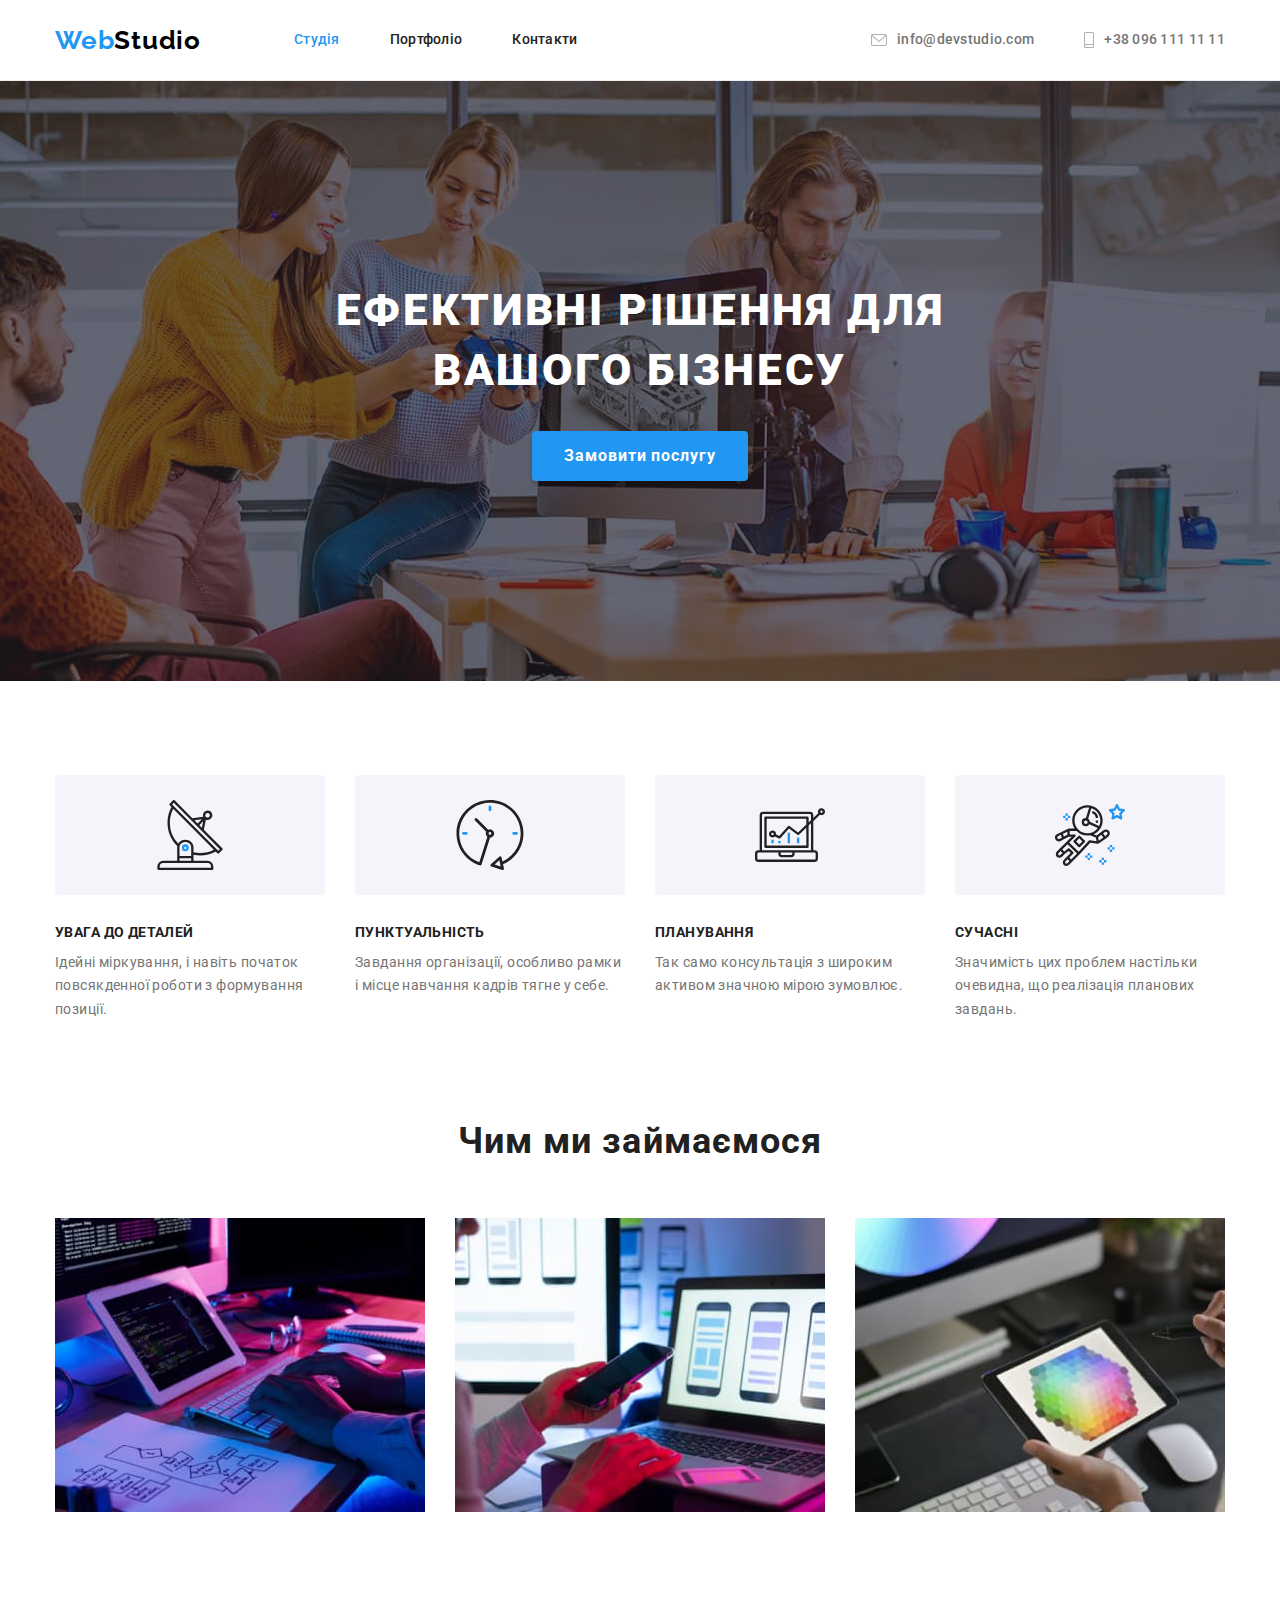
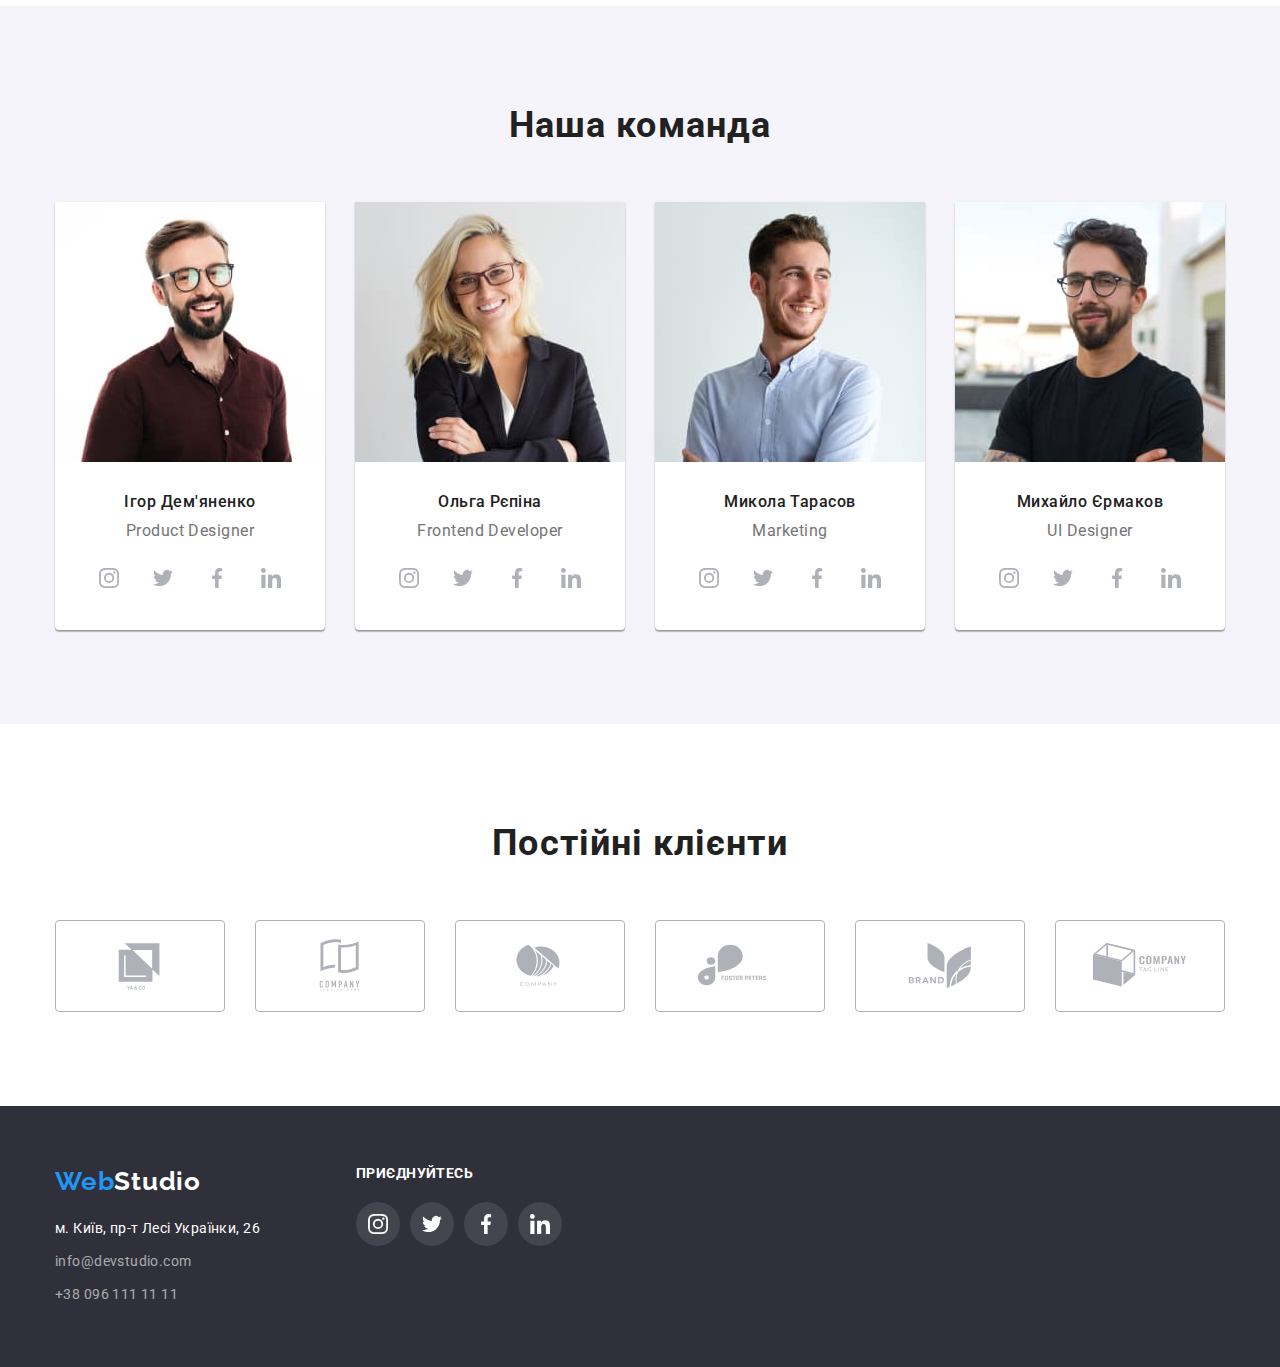
<file: index.html>
<!DOCTYPE html>
<html lang="uk">

<head>
    <meta charset="UTF-8">
    <meta http-equiv="X-UA-Compatible" content="IE=edge">
    <meta name="viewport" content="width=device-width, initial-scale=1.0">
    <link rel="preconnect" href="https://fonts.googleapis.com">
    <link rel="preconnect" href="https://fonts.gstatic.com" crossorigin>
    <link
        href="https://fonts.googleapis.com/css2?family=Raleway:wght@700&family=Roboto:wght@400;500;700;900&display=swap"
        rel="stylesheet">
    <title>домашня завдяння #2 WebStudio</title>
    <link rel="stylesheet" href="./css/modern-normalize.css">
    <link rel="stylesheet" href="./css/styles.css">
</head>

<body>
    <header class="header">
        <div class="container header-container">
            <!-- 3. Приберіть дів .header-container -->
            <!-- <div class="header-container"> -->
            <nav class="header-nav">
                <a href="./index.html" class="logo"><span class="logo-accent">Web</span><span>Studio</span></a>
                <ul class="list header-menu">
                    <li><a href="./index.html" class="links hat current">Студія</a></li>
                    <li><a class="links hat" href="./portfolio.html">Портфоліо</a></li>
                    <li><a class="links hat" href="#">Контакти</a></li>
                </ul>
            </nav>
            <!-- 4. Список .header-menu винесіть із нав     -->

            <ul class="list header-menu-contacts">
                <li><a class="links contacts" href="mailto:info@devstudio.com">
                        <svg class="contact-icons" width="16" height="12">
                            <use href="./images/icons.svg#icon-env"></use>
                        </svg>info@devstudio.com</a>
                </li>
                <li><a class="links contacts" href="tel:+380961111111">
                        <svg class="contact-icons" width="10" height="16">
                            <use href="./images/icons.svg#icon-phone"></use>
                        </svg>+38 096 111 11 11</a>
                </li>
            </ul>
            <!-- </div> -->
        </div>
    </header>

    <main class="main">
        <!-- шапка -->
        <section class="hero-base">
            <!-- <div class="hero-base-container"> -->
            <div class="container">
                <h1 class="hero-header">Ефективні рішення для вашого бізнесу</h1>
                <button type="button" class="btn-hero">Замовити послугу</button>
            </div>
        </section>

        <!-- особливості -->
        <section class="features">
            <!-- <div class="feautures-container"> -->
            <!-- 14. Дів .feautures-container має бути .container , приберіть марджин -->
            <div class="container">
                <h2 class="visually-hidden">Наші особливості</h2>
                <ul class="list feautures-list">

                    <li class="features-item">
                        <div class="features-icons">
                            <svg width="70" height="70">
                                <use href="./images/icons.svg#icon-antenna"></use>
                            </svg>
                        </div>
                        <h3 class="features-header">УВАГА ДО ДЕТАЛЕЙ</h3>
                        <p class="features-par">
                            Ідейні міркування, і навіть початок повсякденної роботи з
                            формування позиції.
                        </p>
                    </li>
                    <li class="features-item">
                        <div class="features-icons">
                            <svg width="70" height="70">
                                <use href="./images/icons.svg#icon-clock"></use>
                            </svg>
                        </div>
                        <h3 class="features-header">ПУНКТУАЛЬНІСТЬ</h3>
                        <p class="features-par">
                            Завдання організації, особливо рамки і місце навчання кадрів тягне
                            у себе.
                        </p>
                    </li>
                    <li class="features-item">
                        <div class="features-icons">
                            <svg width="70" height="70">
                                <use href="./images/icons.svg#icon-diagram"></use>
                            </svg>
                        </div>
                        <h3 class="features-header">ПЛАНУВАННЯ</h3>
                        <p class="features-par">
                            Так само консультація з широким активом значною мірою зумовлює.
                        </p>
                    </li>
                    <li class="features-item">
                        <div class="features-icons">
                            <svg width="70" height="70">
                                <use href="./images/icons.svg#icon-astronaut"></use>
                            </svg>
                        </div>
                        <h3 class="features-header">СУЧАСНІ</h3>
                        <p class="features-par">
                            Значимість цих проблем настільки очевидна, що реалізація планових
                            завдань.
                        </p>
                    </li>
                </ul>
            </div>
        </section>

        <!-- Чим ми займаємося -->
        <section class="whatwedo">
            <!-- 18. Всередині кожної секції повинен бути дів контейнер, щоб обмежити ширину контенту  -->
            <!-- <div class="whatwedo-container"> -->
            <div class="container">
                <h2 class="whatwedo-header">Чим ми займаємося</h2>
                <ul class="list whatwedo-item">
                    <li><img src="./images/box_1.jpg" alt="комп'ютер" width="370" height="294"></li>
                    <li><img src="./images/box_2.jpg" alt="телефон" width="370" height="294"></li>
                    <li><img src="./images/box_3.jpg" alt="графіка" width="370" height="294"></li>
                </ul>
            </div>
        </section>

        <!-- Наша команда  -->
        <section class="our-team">
            <!-- 22. .our-team-container має бути просто .container  -->
            <!-- <div class="our-team-container"></div> -->
            <div class="container">
                <h2 class="whatwedo-header">Наша команда</h2>
                <ul class="list our-team-list">
                    <li class="our-team-item">
                        <img src="./images/team_1.jpg" alt="Ігор Дем'яненко" width="270" height="260">
                        <h3 class="our-team-header">Ігор Дем'яненко</h3>
                        <p class="our-team-par">Product Designer</p>
                        <!-- соц линки команды -->
                        <ul class="list socnet-list">
                            <li>
                                <a href="" class="socnet-link">
                                    <svg class="socnet-icons-team" width="20" height="20">
                                        <use href="./images/icons.svg#icon-insta"></use>
                                    </svg>
                                </a>
                            </li>
                            <li>
                                <a href="" class="socnet-link">
                                    <svg class="socnet-icons-team" width="20" height="20">
                                        <use href="./images/icons.svg#icon-twitter"></use>
                                    </svg></a>
                            </li>
                            <li>
                                <a href="" class="socnet-link">
                                    <svg class="socnet-icons-team" width="20" height="20">
                                        <use href="./images/icons.svg#icon-fb"></use>
                                    </svg></a>
                            </li>
                            <li>
                                <a href="" class="socnet-link">
                                    <svg class="socnet-icons-team" width="20" height="20">
                                        <use href="./images/icons.svg#icon-linkedin"></use>
                                    </svg></a>
                            </li>
                        </ul>
                    </li>
                    <li class="our-team-item">
                        <img src="./images/team_2.jpg" alt="Ольга Рєпіна" width="270" height="260">
                        <h3 class="our-team-header">Ольга Рєпіна</h3>
                        <p class="our-team-par">Frontend Developer</p>
                        <!-- соц линки команды -->
                        <ul class="list socnet-list">
                            <li>
                                <a href="" class="socnet-link">
                                    <svg class="socnet-icons-team" width="20" height="20">
                                        <use href="./images/icons.svg#icon-insta"></use>
                                    </svg>
                                </a>
                            </li>
                            <li>
                                <a href="" class="socnet-link">
                                    <svg class="socnet-icons-team" width="20" height="20">
                                        <use href="./images/icons.svg#icon-twitter"></use>
                                    </svg></a>
                            </li>
                            <li>
                                <a href="" class="socnet-link">
                                    <svg class="socnet-icons-team" width="20" height="20">
                                        <use href="./images/icons.svg#icon-fb"></use>
                                    </svg></a>
                            </li>
                            <li>
                                <a href="" class="socnet-link">
                                    <svg class="socnet-icons-team" width="20" height="20">
                                        <use href="./images/icons.svg#icon-linkedin"></use>
                                    </svg></a>
                            </li>
                        </ul>
                    </li>
                    <li class="our-team-item">
                        <img src="./images/team_3.jpg" alt="Микола Тарасов" width="270" height="260">
                        <h3 class="our-team-header">Микола Тарасов</h3>
                        <p class="our-team-par">Marketing</p>
                        <!-- соц линки команды -->
                        <ul class="list socnet-list">
                            <li>
                                <a href="" class="socnet-link">
                                    <svg class="socnet-icons-team" width="20" height="20">
                                        <use href="./images/icons.svg#icon-insta"></use>
                                    </svg>
                                </a>
                            </li>
                            <li>
                                <a href="" class="socnet-link">
                                    <svg class="socnet-icons-team" width="20" height="20">
                                        <use href="./images/icons.svg#icon-twitter"></use>
                                    </svg></a>
                            </li>
                            <li>
                                <a href="" class="socnet-link">
                                    <svg class="socnet-icons-team" width="20" height="20">
                                        <use href="./images/icons.svg#icon-fb"></use>
                                    </svg></a>
                            </li>
                            <li>
                                <a href="" class="socnet-link">
                                    <svg class="socnet-icons-team" width="20" height="20">
                                        <use href="./images/icons.svg#icon-linkedin"></use>
                                    </svg></a>
                            </li>
                        </ul>
                    </li>
                    <li class="our-team-item">
                        <img src="./images/team_4.jpg" alt="Михайло Єрмаков" width="270" height="260">
                        <h3 class="our-team-header">Михайло Єрмаков</h3>
                        <p class="our-team-par">UI Designer</p>
                        <!-- соц линки команды -->
                        <ul class="list socnet-list">
                            <li>
                                <a href="" class="socnet-link">
                                    <svg class="socnet-icons-team" width="20" height="20">
                                        <use href="./images/icons.svg#icon-insta"></use>
                                    </svg>
                                </a>
                            </li>
                            <li>
                                <a href="" class="socnet-link">
                                    <svg class="socnet-icons-team" width="20" height="20">
                                        <use href="./images/icons.svg#icon-twitter"></use>
                                    </svg></a>
                            </li>
                            <li>
                                <a href="" class="socnet-link">
                                    <svg class="socnet-icons-team" width="20" height="20">
                                        <use href="./images/icons.svg#icon-fb"></use>
                                    </svg></a>
                            </li>
                            <li>
                                <a href="" class="socnet-link">
                                    <svg class="socnet-icons-team" width="20" height="20">
                                        <use href="./images/icons.svg#icon-linkedin"></use>
                                    </svg></a>
                            </li>
                        </ul>
                    </li>
                </ul>
            </div>
        </section>

        <!-- постійні клієнти -->
        <section class="clients">
            <div class="container">
                <h2 class="whatwedo-header">Постійні клієнти</h2>
                <ul class="list our-clients">
                    <li class="clients-items">
                        <a href="" class="clients-link">
                            <svg class="clients-icons" width="106" height="60">
                                <use href="./images/icons.svg#icon-client-1"></use>
                            </svg>
                        </a>
                    </li>

                    <li class="clients-items">
                        <a href="" class="clients-link">
                            <svg class="clients-icons" width="106" height="60">
                                <use href="./images/icons.svg#icon-client-2"></use>
                            </svg>
                        </a>
                    </li>

                    <li class="clients-items">
                        <a href="" class="clients-link">
                            <svg class="clients-icons" width="106" height="60">
                                <use href="./images/icons.svg#icon-client-3"></use>
                            </svg>
                        </a>
                    </li>

                    <li class="clients-items">
                        <a href="" class="clients-link">
                            <svg class="clients-icons" width="106" height="60">
                                <use href="./images/icons.svg#icon-client-4"></use>
                            </svg>
                        </a>
                    </li>

                    <li class="clients-items">
                        <a href="" class="clients-link">
                            <svg class="clients-icons" width="106" height="60">
                                <use href="./images/icons.svg#icon-client-5"></use>
                            </svg>
                        </a>
                    </li>

                    <li class="clients-items">
                        <a href="" class="clients-link">
                            <svg class="clients-icons" width="106" height="60">
                                <use href="./images/icons.svg#icon-client-6"></use>
                            </svg>
                        </a>
                    </li>


                </ul>
            </div>
        </section>
    </main>

    <footer class="footer-base">
        <!-- Всередині має бути дів контейнер -->
        <div class="container header-container">
            <div>
                <a href="./index.html" class="logo footer">
                    <span class="logo-accent">Web</span><span class="logo-white">Studio</span></a>
                <address class="address-style">
                    <!-- <section> -->
                    <ul class="list">
                        <li class="address-string"><a class="links street-links"
                                href="https://goo.gl/maps/GKhobsWF1xFbK7M66">м. Київ, пр-т Лесі
                                Українки,
                                26</a></li>
                        <li class="address-string"><a class="links foot-links"
                                href="mailto:info@devstudio.com">info@devstudio.com</a></li>
                        <li class="address-string"><a class="links foot-links" href="tel:+380961111111">+38 096 111 11
                                11</a></li>
                    </ul>
                    <!-- </section> -->
                </address>
            </div>
            <div class="socnet-container">
                <p class="socnet-par">Приєднуйтесь</p>
                <!-- 6. .socnet-header зробіть р, це не заголовок -->
                <!-- <h3 class="socnet-header">Приєднуйтесь</h3> -->
                <ul class="list socnet-list-footer">
                    <li class="socnet-item"><a href="" class="socnet-link">
                            <svg class="socnet-icons" width="20" height="20">
                                <use href="./images/icons.svg#icon-insta"></use>
                            </svg></a>
                    </li>
                    <li class="socnet-item"><a href="" class="socnet-link">
                            <svg class="socnet-icons" width="20" height="20">
                                <use href="./images/icons.svg#icon-twitter"></use>
                            </svg>
                        </a></li>
                    <li class="socnet-item"><a href="" class="socnet-link">
                            <svg class="socnet-icons" width="20" height="20">
                                <use href="./images/icons.svg#icon-fb"></use>
                            </svg>
                        </a></li>
                    <li class="socnet-item"><a href="" class="socnet-link">
                            <svg class="socnet-icons" width="20" height="20">
                                <use href="./images/icons.svg#icon-linkedin"></use>
                            </svg>
                        </a></li>
                </ul>
            </div>

        </div>
    </footer>
</body>

</html>
</file>
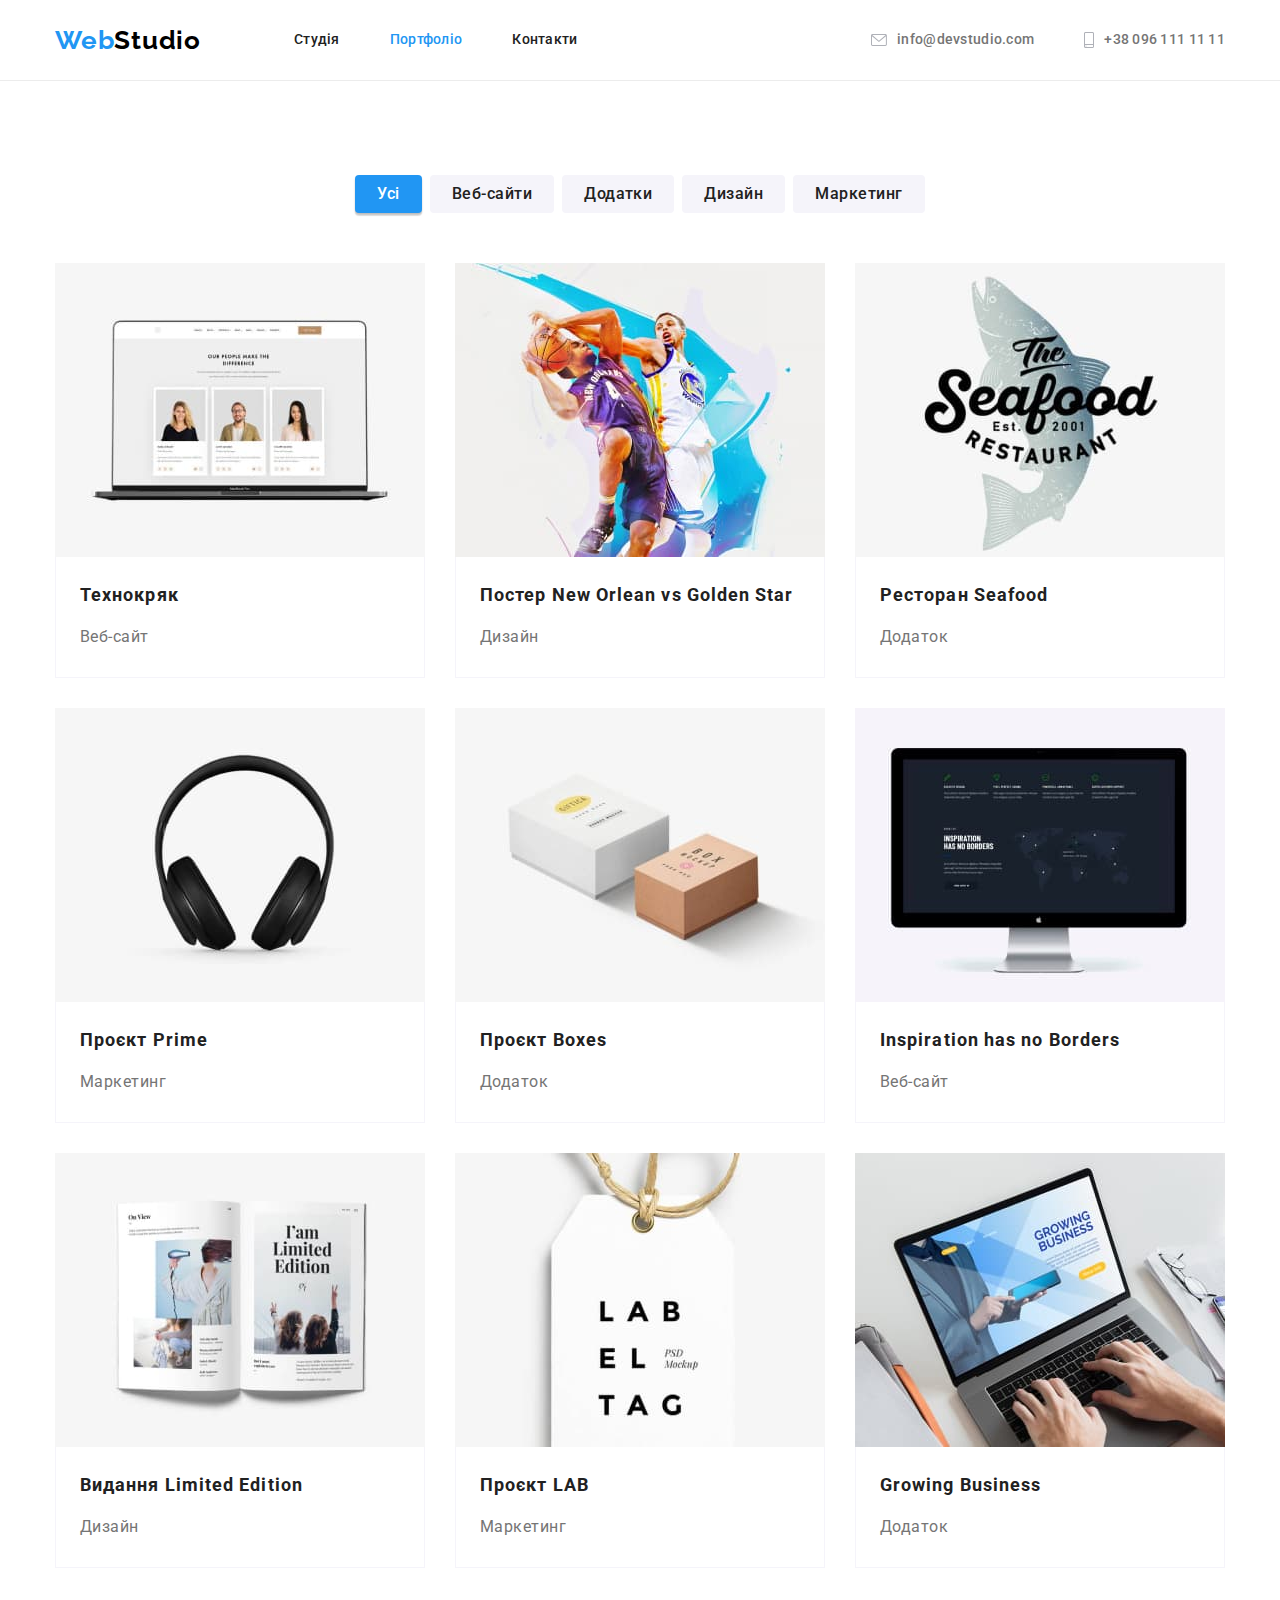
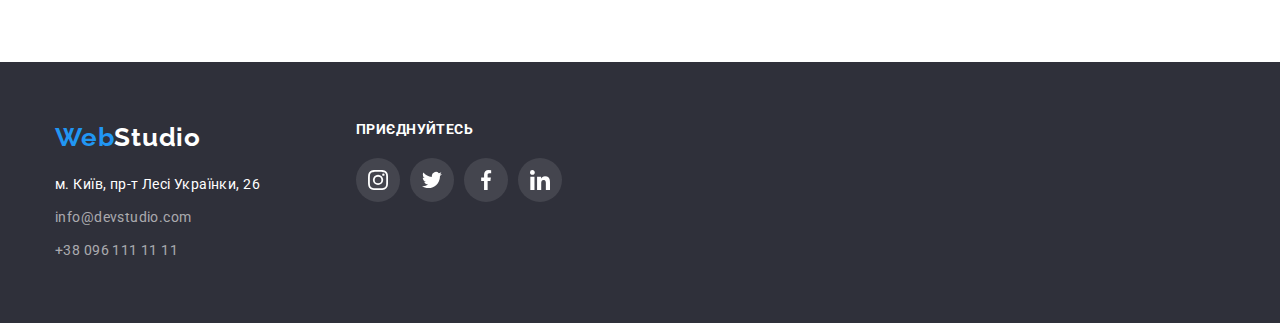
<file: portfolio.html>
<!DOCTYPE html>
<html lang="uk">

<head>
    <meta charset="UTF-8">
    <meta http-equiv="X-UA-Compatible" content="IE=edge">
    <meta name="viewport" content="width=device-width, initial-scale=1.0">
    <link rel="preconnect" href="https://fonts.googleapis.com">
    <link rel="preconnect" href="https://fonts.gstatic.com" crossorigin>
    <link
        href="https://fonts.googleapis.com/css2?family=Raleway:wght@700&family=Roboto:wght@400;500;700;900&display=swap"
        rel="stylesheet">
    <title>Portfolio</title>
    <link rel="stylesheet" href="./css/modern-normalize.css">
    <link rel="stylesheet" href="./css/styles.css">
</head>

<body>
    <header class="header">
        <div class="container header-container">


            <nav class="header-nav">
                <a href="./index.html" class="logo"><span class="logo-accent">Web</span><span>Studio</span></a>
                <ul class="list header-menu">
                    <li><a class="links hat" href="./index.html">Студія</a></li>
                    <li><a class="links hat current" href="./portfolio.html">Портфоліо</a></li>
                    <li><a class="links hat" href="#">Контакти</a></li>
                </ul>
            </nav>

            <ul class="list header-menu-contacts">
                <li><a class="links contacts" href="mailto:info@devstudio.com">
                        <svg class="contact-icons" width="16" height="12">
                            <use href="./images/icons.svg#icon-env"></use>
                        </svg>info@devstudio.com</a>
                </li>
                <li><a class="links contacts" href="tel:+380961111111">
                        <svg class="contact-icons" width="10" height="16">
                            <use href="./images/icons.svg#icon-phone"></use>
                        </svg>+38 096 111 11 11</a>
                </li>
            </ul>
        </div>
    </header>

    <main class="main">
        <!-- Filters -->
        <section class="portfolio-container">
            <!-- 31. .portfolio-container повинен бути .container , -->
            <!-- <div class="portfolio-container">  -->
            <div class="container">
                <!-- 33. Приберіть діви filters_container    -->
                <!-- <div class="filters_container"> -->
                <h2 class="visually-hidden">Наші роботи</h2>
                <ul class="list filters_list">
                    <li><button class="btn-filtr curr">Усі</button></li>
                    <li><button class="btn-filtr primary">Веб-сайти</button></li>
                    <li><button class="btn-filtr primary">Додатки</button></li>
                    <li><button class="btn-filtr primary">Дизайн</button></li>
                    <li><button class="btn-filtr primary">Маркетинг</button></li>
                </ul>
                <!-- </div> -->

                <!-- 33. Приберіть діви our-joblist-container  -->
                <!-- <div class="our-joblist-container"> -->
                <!-- Всередині додайте посилання, яке буде вміщати в себе фото і дів. При ховері на посилання мають з'являтися тіні    -->
                <ul class="list our-jobs">
                    <li class="our-joblist-item">
                        <a href="" class="links our-joblist-links">
                            <img src="./images/hryak.jpg" alt="Технокряк" width="370" height="294">
                            <div class="job-title">
                                <h3>Технокряк</h3>
                                <p>Веб-сайт</p>
                            </div>
                        </a>
                    </li>

                    <li class="our-joblist-item">
                        <a href="" class="links our-joblist-links">
                            <img src="./images/new-orlean.jpg" alt="Технокряк" width="370"
                                height="294">
                            <div class="job-title">
                                <h3>Постер New Orlean vs Golden Star</h3>
                                <p>Дизайн</p>
                            </div>
                        </a>
                    </li>

                    <li class="our-joblist-item">
                        <a href="" class="links our-joblist-links">
                            <img src="./images/sea-food.jpg" alt="Технокряк" width="370" height="294">
                            <div class="job-title">
                                <h3>Ресторан Seafood</h3>
                                <p>Додаток</p>
                            </div>
                        </a>
                    </li>
                    <li class="our-joblist-item">
                        <a href="" class="links our-joblist-links">
                            <img src="./images/prime-proekt.jpg" alt="Технокряк" width="370"
                                height="294">
                            <div class="job-title">
                                <h3>Проєкт Prime</h3>
                                <p>Маркетинг</p>
                            </div>
                        </a>
                    </li>
                    <li class="our-joblist-item">
                        <a href="" class="links our-joblist-links">
                            <img src="./images/boxes-proekt.jpg" alt="Технокряк" width="370"
                                height="294">
                            <div class="job-title">
                                <h3>Проєкт Boxes</h3>
                                <p>Додаток</p>
                            </div>
                        </a>
                    </li>
                    <li class="our-joblist-item">
                        <a href="" class="links our-joblist-links">
                            <img src="./images/inspiration.jpg" alt="Технокряк" width="370"
                                height="294">
                            <div class="job-title">
                                <h3>Inspiration has no Borders</h3>
                                <p>Веб-сайт</p>
                            </div>
                        </a>
                    </li>

                    <li class="our-joblist-item">
                        <a href="" class="links our-joblist-links">
                            <img src="./images/limited-ed.jpg" alt="Технокряк" width="370"
                                height="294">
                            <div class="job-title">
                                <h3>Видання Limited Edition</h3>
                                <p>Дизайн</p>
                            </div>
                        </a>
                    </li>

                    <li class="our-joblist-item">
                        <a href="" class="links our-joblist-links">
                            <img src="./images/lab-proekt.jpg" alt="Технокряк" width="370"
                                height="294">
                            <div class="job-title">
                                <h3>Проєкт LAB</h3>
                                <p>Маркетинг</p>
                            </div>
                        </a>
                    </li>

                    <li class="our-joblist-item">
                        <a href="" class="links our-joblist-links">
                            <img src="./images//growing-busines.jpg" alt="Технокряк" width="370"
                                height="294">
                            <div class="job-title">
                                <h3>Growing Business</h3>
                                <p>Додаток</p>
                            </div>
                        </a>
                    </li>
                </ul>
                <!-- </div> -->
            </div>
        </section>
    </main>

    <footer class="footer-base">
        <!-- Всередині має бути дів контейнер -->
        <div class="container header-container">
            <div>
                <a href="./index.html" class="logo footer">
                    <span class="logo-accent">Web</span><span class="logo-white">Studio</span></a>
                <address class="address-style">
                    <!-- <section> -->
                    <ul class="list">
                        <li class="address-string"><a class="links street-links"
                                href="https://goo.gl/maps/GKhobsWF1xFbK7M66">м. Київ, пр-т Лесі
                                Українки,
                                26</a></li>
                        <li class="address-string"><a class="links foot-links"
                                href="mailto:info@devstudio.com">info@devstudio.com</a></li>
                        <li class="address-string"><a class="links foot-links" href="tel:+380961111111">+38 096 111 11
                                11</a></li>
                    </ul>
                    <!-- </section> -->
                </address>
            </div>
            <div class="socnet-container">
                <p class="socnet-par">Приєднуйтесь</p>
                <!-- 6. .socnet-header зробіть р, це не заголовок -->
                <!-- <h3 class="socnet-header">Приєднуйтесь</h3> -->
                <ul class="list socnet-list">
                    <li class="socnet-item"><a href="" class="socnet-link">
                            <svg class="socnet-icons" width="20" height="20">
                                <use href="./images/icons.svg#icon-insta"></use>
                            </svg></a>
                    </li>
                    <li class="socnet-item"><a href="" class="socnet-link">
                            <svg class="socnet-icons" width="20" height="20">
                                <use href="./images/icons.svg#icon-twitter"></use>
                            </svg>
                        </a></li>
                    <li class="socnet-item"><a href="" class="socnet-link">
                            <svg class="socnet-icons" width="20" height="20">
                                <use href="./images/icons.svg#icon-fb"></use>
                            </svg>
                        </a></li>
                    <li class="socnet-item"><a href="" class="socnet-link">
                            <svg class="socnet-icons" width="20" height="20">
                                <use href="./images/icons.svg#icon-linkedin"></use>
                            </svg>
                        </a></li>
                </ul>
            </div>

        </div>
    </footer>
</body>

</html>
</file>
<file: css/styles.css>
:root {
  --text-main-color: #212121; /*основной цвет текста*/
  --light-main-color: #ffffff; /*белый цвет текста*/
  --description-color: #757575; /*цвет описания списков */
  --accent-color: #2196f3; /*цвет и акцентов */
  --main-bg: #fff; /*цвет основного бєкгроунда */
  --light-gray: #f5f4fa; /*цвет кнопок и рамок*/
  --logo: #000000;
  --icons: #AFB1B8; /*цвет иконок*/
}

body {
  height: 100%;
  font-family: "Roboto", sans-serif;
  font-style: normal;
  background: var(--main-bg);
  font-weight: 400;
  /* ширина макета */
  max-width: 1600px;
  margin: 0 auto;
}

* {
  margin: 0;
  padding: 0;
}

img {
  display: block;
  max-width:100%; 
  height:auto;
}


.logo {
  font-family: "Raleway"; /* задаём шрифт и размер ЛОГО */
  font-weight: 700;
  font-size: 26px;
  line-height: 1.19;
  letter-spacing: 0.03em;
  color: var(--logo);
}

/* 28. Для лого в футері потрібно задати нижній марджин */

.logo.footer {
display: block;
margin-bottom: 20px;
}

.logo-accent {
  /*  цвет левой части ЛОГО */
  color: var(--accent-color);
}

.logo-white {
  /*  цвет правой части ЛОГО в подвале */
  color: var(--light-main-color);
}

/* цвет и стиль ссылок*/
.links,
.logo {
  text-decoration: none;
}

/* стиль ссылкок шапка */
.hat,
.contacts {
  font-weight: 500;
  font-size: 14px;
  line-height: 1.14;
  letter-spacing: 0.02em;
  color: var(--text-main-color);
  padding: 32px 0;
  display: block;
}

/* цвет ссылок контактов шапка*/
.contacts {
  color: var(--description-color);
  /* выравнивание иконок по вертикали */
  display: flex; 
  align-items: center;
}

/* цвет ховера и текущ. ссылки*/
.links:hover,
.current {
  color: var(--accent-color);
}

.links:focus {
  color: green;
}

.links:active {
  color: red;
}

/*  стиль ссылок в подвале */
.foot-links,
.street-links {
  color: rgba(255, 255, 255, 0.6);
  font-size: 14px;
  line-height: 1.71;
  letter-spacing: 0.03em;
}

/*  цвет адреса в подвале */
.street-links {
  color: var(--light-main-color);
}

.list {
  list-style: none; /* оформление списка Убираем маркеры у li*/
}

.hero-base,
.footer-base {
  /* основа цвета ШАПКИ и подвала */
  background: #2f303a;
}

.hero-base {
  background-image: linear-gradient(
    rgb(47, 48, 58, 0.4),
    rgb(47, 48, 58, 0.4)
    ), url("../images/bg-header.jpg");
    background-position: center;
    background-repeat: no-repeat;
    background-size: cover;
}

.hero-fon {
  background-color:rgba(0,0,0,.3);
  height:100%;
  position:fixed;
  width:100%;
  top:0;
  left:0;
}

/* 12. Для .btn-hero приберіть ширину, висоту, марджин. 
Задайте паддиги за макетом */

.btn-hero {
  /* оформляем кнопку Замовити */
  /* width: 216px; */
  /* height: 50px; */
  padding: 10px 32px;
  background: var(--accent-color);
  border: none;
  border-radius: 4px;
  box-shadow: 0px 4px 4px rgba(0, 0, 0, 0.15);
  font-family: inherit;
  font-style: inherit;
  font-weight: 700;
  font-size: 16px;
  line-height: 1.87;
  letter-spacing: 0.06em;
  color: var(--light-main-color);
  /* курсор мыши при наведении*/
  cursor: pointer;
  margin: 0 auto;
  display: block;
  /* margin: 30px auto 0; */
  
}

.btn-hero:hover {
  /* цвет кнопки при наведении */
  background: #188ce8;
}

.btn-hero:focus {
  /* цвет кнопки при нажатии */
  background: var(--accent-color);
}

.btn-hero:active {
  /* цвет кнопки при нажатии */
  background: #88c4f5;
}

/* 15. Для .features-header задайте нижній марджин,*/ 

.features-header {
  /* заголовок в особенностях */
  font-weight: 700;
  font-size: 14px;
  line-height: 1.14;
  letter-spacing: 0.03em;
  text-transform: uppercase;
  color: var(--text-main-color);
  margin-bottom: 10px;
}

/* а для .features-par приберіть верхній. Краще задавати марджини зверху донизу */

.features-par {
  /* оформление списка Особенности  */
  /* font-weight: 400; */
  font-size: 14px;
  line-height: 1.71;
  letter-spacing: 0.03em;
  color: var(--description-color);
  /* margin-top: 10px; */
}

.visually-hidden {
  position: absolute;
  white-space: nowrap;
  width: 1px;
  height: 1px;
  overflow: hidden;
  border: 0;
  padding: 0;
  clip: rect(0 0 0 0);
  clip-path: inset(50%);
  margin: -1px;
}

h2 {
  /* заголовкок в Чим Займаемося и Наша команда */
  font-weight: 700;
  font-size: 36px;
  line-height: 1.44;
  letter-spacing: 0.03em;
  color: var(--text-main-color);
}

/* 21. Для our-team задайте верхній і нижній паддинги */

.our-team {
  /* фон блока Наша команда */
  background: #f5f4fa;
  padding: 94px 0;
}

.clients {
  padding: 94px 0;
}


/* 23. Для .our-team-list приберіть паддинг */

.our-team-list {
  /* padding-top: 50px ; */
  display: flex;
  gap: 30px;
  width: 1170px;
  margin: auto;
}

/* 24. Для .our-team-item приберіть паддинг */

.our-team-item {
  background: #ffffff;
  /* material shadow v1 */
  box-shadow: 0px 1px 3px rgba(0, 0, 0, 0.12), 0px 1px 1px rgba(0, 0, 0, 0.14),
    0px 2px 1px rgba(0, 0, 0, 0.2);
  border-radius: 0px 0px 4px 4px;
  /* padding-bottom: 30px; */
  text-align: center;
}

/* 25. Для .our-team-header нижній паддинг замініть на марджин */

.our-team-header {
  /* стиль заголовков Наша команда */
  font-weight: 500;
  font-size: 16px;
  line-height: 1.19;
  letter-spacing: 0.03em;
  color: var(--text-main-color);
  padding-top: 30px;
  /* padding-bottom: 10px; */
  margin-bottom: 10px;
}

/* 2. Для .our-team-par паддинг замініть на марджин */

.our-team-par {
  /* имена и профессии команды */
  /* font-weight: 400; */
  font-size: 16px;
  line-height: 1.19;
  letter-spacing: 0.03em;
  color: var(--description-color);
  /* padding-bottom: 16px; */
  margin-bottom: 16px;
}

/* 29. Для .address-style приберіть паддинг і line-height  */

.address-style {
  /* стиль адреса */
  font-style: inherit;
  /* padding-top: 20px; */
  /* line-height: 1.8; */
}

/* 30. Для кожного li задайте нижній марджин 
і обнуліть у останнього елементу */

.address-string:nth-child(-n+2) {
  margin-bottom: 9px;
  width: 231px;
}

/*  Портфолио */

.btn-filtr {
  /* цвет кнопок фильтра*/
  font-family: inherit;
  font-style: normal;
  color: var(--text-main-color);
  font-weight: 500;
  font-size: 16px;
  line-height: 1.62;
  letter-spacing: 0.03em;
  border-radius: 4px;
  border: none;
  padding: 6px 22px;
  cursor: pointer;
}

.btn-filtr.primary {
  background: var(--light-gray);
}

.btn-filtr.curr,
.btn-filtr:hover,
.btn-filtr:focus {
  color: var(--light-main-color);
  background: var(--accent-color);
  box-shadow: 0px 3px 1px rgba(0, 0, 0, 0.1), 0px 1px 2px rgba(0, 0, 0, 0.08),
    0px 2px 2px rgba(0, 0, 0, 0.12);
}

/* 8. При .btn-filtr:focus мають бути такі ж стилі, як і при ховері */

/* .btn-filtr:focus { 
  border: 1px solid var(--accent-color);

  box-shadow: 0px 3px 1px rgba(0, 0, 0, 0.1), 0px 1px 2px rgba(0, 0, 0, 0.08),
    0px 2px 2px rgba(0, 0, 0, 0.12);
}*/

.btn-filtr:active {
  background: #58aef5;
  color: var(--light-main-color);
}

/* 35. Для .our-joblist-style приберіть бордер
але там є border */
/* Для .our-joblist-style приберіть курсор поінтер.  */

.our-joblist-item {
  /* стиль списка Наши работы */
  background: var(--main-bg);
  /* border: 1px solid var(--light-gray); */
  max-width: 370px;
   /*отступ между меэлементами списка*/  
   /* cursor: pointer; */
}

/* 37. Для .our-joblist-style h3 задайте нижній марджин */

.our-joblist-item h3 {
  /* стиль заголовков Наша команда */
  font-weight: 700;
  font-size: 18px;
  margin-bottom: 4px;
  line-height: 2;
  letter-spacing: 0.06em;
  color: var(--text-main-color);
}

.our-joblist-item p {
  /* имена и профессии команды */
  /* font-weight: 400; */
  font-size: 16px;
  line-height: 2.5;
  letter-spacing: 0.03em;
  color: var(--description-color);
}

.our-joblist-links {
  display: block;
}

.our-joblist-links:hover {
  box-shadow: 0px 1px 1px rgba(0, 0, 0, 0.12), 0px 4px 4px rgba(0, 0, 0, 0.06), 1px 4px 6px rgba(0, 0, 0, 0.16);
  }
  

/* 1. Для .header потрібно прибрати ширину і марджин. Задайте лише нижній бордер */

/* параметры секции header */
.header {
  /* width: 1200px; */
  /* margin: auto; */
  border-bottom: 1px solid #ECECEC;
}

/* 2. Для container потрібно додати стилі max-width: 1200px; margin: 0 auto; padding: 0 15px;  */

.container {
  /*border: 1px solid green;*/
  /* border-bottom: 1px solid #ECECEC; */
  max-width: 1200px; 
  margin: 0 auto; 
  padding: 0 15px;
}

.header-container {
  display: flex;
}

/* 5. Для .header-nav приберіть висоту */

.header-nav {
  border: 0px solid red;
  display: flex;
  justify-content: center;
  align-items: center;
  /* height: 80px; */
}

/* 6. Для .header-menu паддинг замініть на марджин */

.header-menu {
  display: flex;
  /* flex-grow: 0; */
  gap: 50px;
  margin-left: 93px;
}

/* 7. Для списку з поштою і номером телефону приберіть паддниг і задайте лівий марджин авто */

.header-menu-contacts {
  /* border: 1px solid black; */
  display: flex;
  align-items: ;
  /* flex-grow: 0; */
  gap: 50px;
  margin-left: auto;
}

/* параметры секции Main */

/* 8. Для .main приберіть стилі */

.main {
  /* width: 1200px; */
  /* margin: auto; */
}

/* секции index.html */

/* 9. Для hero-base задайте верхній і нижній паддинги по 200рх */

.hero-base {
padding: 200px 0;
}

/*.hero-base-container {
  text-align: center;
  width: 696px;
  margin: auto;
  padding: 200px 0px;
}*/

/* 11. Для заголовку задайте клас, усі стилі задайте по селектору
класу. Також задайте ширину і нижній марджин */

.hero-header {
  /* параметры шрифта Заголовка h1 */
  font-weight: 900;
  font-size: 44px;
  line-height: 1.36;
  letter-spacing: 0.06em;
  text-transform: uppercase;
  color: var(--light-main-color);
  width: 696px;
  margin: 0px auto 30px;
  text-align: center;
}

/* 13. Для .features залиште лише верхній паддинг і додайте нижній, інші стилі приберіть  */

.features {
  /* border: 0px solid black; */
  /* width: 1170px; */
  /* margin: auto; */
  padding: 94px 0;
}

/* 14. Дів .feautures-container має бути .container , приберіть марджин */

/*.feautures-container {
  border: 0px solid red;
  margin-bottom: 94px;
}*/

.feautures-list {
  display: flex;
  gap: 30px;
}

.features-item {
  width: 270px;
}

/* 16. Для .whatwedo-container залиште лише паддинг, а інші стилі приберіть */

.whatwedo { 
  /*border: 0px solid black;
  width: 1170px;
  margin: auto;
  text-align: center;*/
  padding-bottom: 94px;
}

/* 18. Всередині кожної секції повинен бути дів контейнер, щоб обмежити ширину контенту */

/* .whatwedo-container { */
  /* border: 0px solid black; */
  /* width: 1170px; */
  /* margin: auto; */
  /* text-align: center; */
/* } */

/* 17. Для заголовку задайте клас, усі стилі задайте по селектору
класу. Додайте нижній марджин */

.whatwedo-header {
  /* border: 0px solid black; */
  /* width: 1170px; */
  margin: auto;
  margin-bottom: 50px; 
  text-align: center;
}

/* 19. Для .whatwedo-item приберіть марджин */

.whatwedo-item {
  display: flex;
  justify-content: space-between;
  /* margin-top: 50px; */
}

/* 20. Для усіх фото задайте
 display:block; max-width:100%; height:auto; */

/* img задан по тегу img */ 

/*.whatwedo-img{
  display: block;
  max-width:100%; 
  height:auto;
}*/


/* 27. Для .footer-base приберіть ширину,
 марджини і бокові паддинги. 
 Всередині має бути дів контейнер */

.footer-base {
  /* width: 1200px; */
  /* margin: auto; */
  /* padding: 60px 30px; */
padding: 60px 0;
}

/* портфолио */

/* секция фильтры */

/* 31. .portfolio-container повинен бути .container , 
для секції задайте верхній і нижній паддинги */

.portfolio-container {
  border: 0px solid black; 
  margin-top: 94px;
  margin-bottom: 94px;
}


.filters_container {
  width: 575px;
  margin: auto;
  padding-bottom: 34px;
}

/* 34. Для .filters_list задайте  */

.filters_list {
  display: flex;
  justify-content: center;
  gap: 8px;
  margin-bottom: 50px;
}

.our-joblist-container {
 max-width: 1170px;
 border: 0px solid black;
 margin: auto;
}

.our-jobs {
  display: flex;
  flex-wrap: wrap;
  gap: 30px;
}

/* img задан по тегу img */

/*
.jobs-img{
  display: block;
}*/

/* 36. Для .job-title задайте padding: 20px 24px;
а також лівий, правий, нижній бордер за макетом */

.job-title {
  /* padding: 15px 24px 15px 24px; */
  padding: 20px 24px;
  border-left: 1px solid var(--light-gray);
  border-right: 1px solid var(--light-gray);
  border-bottom: 1px solid var(--light-gray);

}

/* соц линки */

/* 5. Для .socnet-container задайте лише лівий марджин */

.socnet-container {
  /* margin: 12px 70px; */
  margin-left: 70px;
}


/* 6. .socnet-header зробіть р, це не заголовок */

.socnet-par{
  /* font-style: normal; */
  font-weight: 700;
  font-size: 14px;
  line-height: 1.14;
  letter-spacing: 0.03em;
  text-transform: uppercase;
  color: var(--light-main-color);
  margin-bottom: 20px;

}

/* Для .socnet-list марджин замініть на паддинг */

.socnet-list { 
  justify-content: center;
  display: flex;
  gap: 10px;
  /* margin-bottom: 30px; */
  padding-bottom: 30px;
  /* border: 1px solid black; */
}

.socnet-list-footer {
  display: flex;
  gap: 10px;
  padding: 0;
}

.socnet-link {
  width: 44px;
  height: 44px;
  display: flex;
  align-items: center;
  justify-content: center;
  background: rgba(255, 255, 255, 0.1);
  border-radius: 50%;
}

/*.team-soclink {
  background: var(--description-color);

}*/

.socnet-link:hover {
  background-color: var(--accent-color);
} 

.socnet-link:hover .socnet-icons-team{
  fill: var(--light-main-color);
}

.socnet-icons {
  fill: var(--light-main-color);
}

.socnet-icons-team, .contact-icons, .clients-icons  {
  /* заливаем иконки цветом */
  fill: var(--icons)
}


/* телефон и конверт  */
.contact-icons {
  margin-right: 10px;
}

/* ховер телефона и конверта вместе со ссылками */

.links:hover .contact-icons {
fill: var(--accent-color);
}

/* 1. Для .features-icons приберіть паддинги, задайте розміри і позиціонуйте іконку флексами */
.features-icons {
  margin-bottom: 30px;
  /* padding: 25px 100px;   */
  width: 270px;
  height: 120px;
  align-items: center;
  display: flex;
  justify-content: center;
  background-color: var(--light-gray);
  border-radius: 4px;
}

.our-clients { 
  justify-content: center;
  display: flex;
  gap: 30px;
  /* margin-bottom: 30px; */
  /* border: 1px solid black; */
}

/*.clients-items {
  padding: 16px 32px;
  border: 1px solid var(--icons);
  border-radius: 4px;
}*/

.clients-link {
  width: 170px;
  height: 92px;
  display: flex;
  align-items: center;
  justify-content: center;
  border: 1px solid var(--icons);
  border-radius: 4px;
}

/* 4. При .clients-link:hover краще міняйте колір бордеру, а не малюйте його наново */

.clients-link:hover {
  /* border: 1px solid var(--accent-color); */
  border-color: var(--accent-color);
}

.clients-link:hover .clients-icons {
  fill: var(--accent-color);
}
</file>
